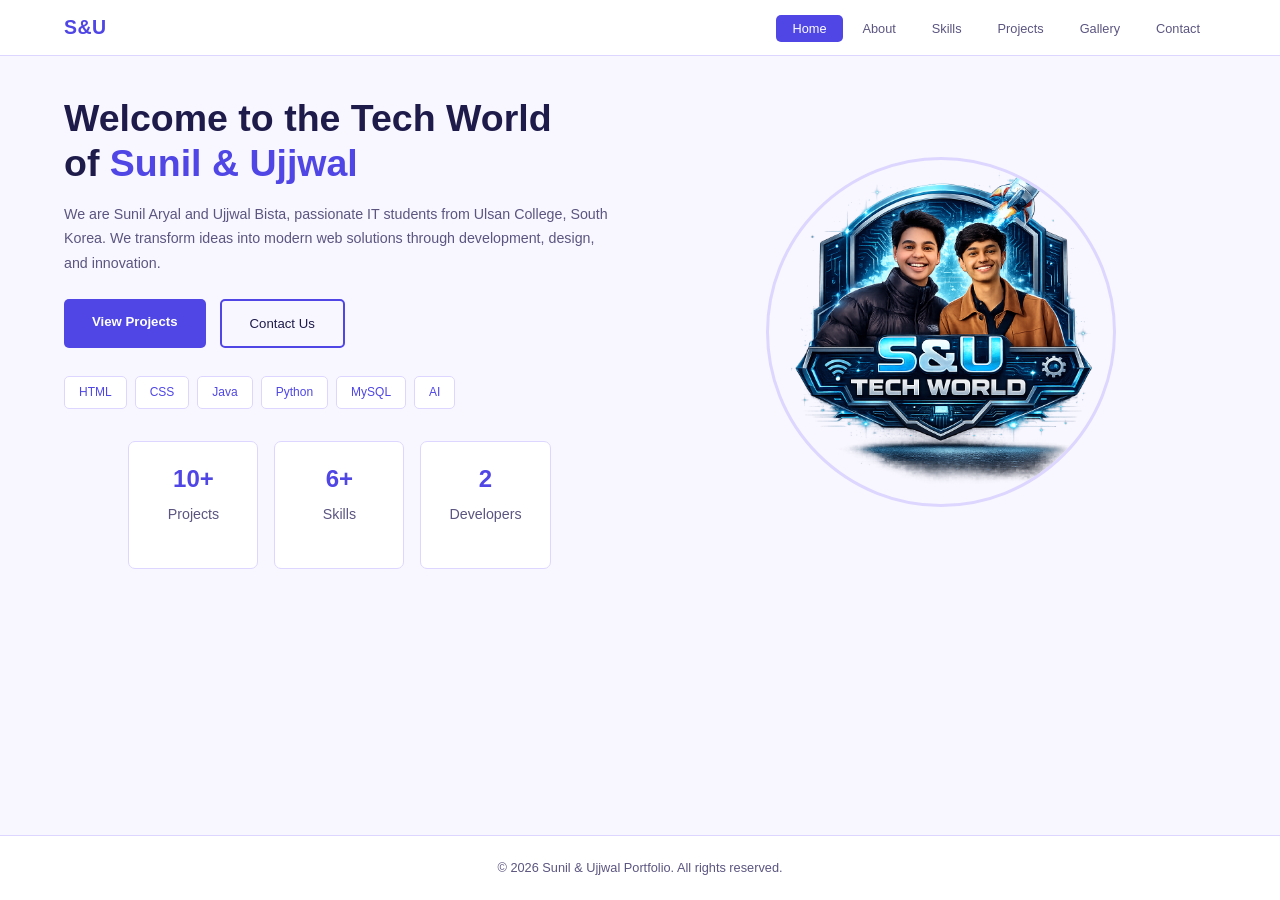
<file: index.html>
<!DOCTYPE html>
<html lang="en">
<head>
  <meta charset="UTF-8">
  <meta name="viewport" content="width=device-width, initial-scale=1.0">
  <title>Home - Sunil & Ujjwal Portfolio</title>
  <link rel="stylesheet" href="css/style.css">
</head>
<body>
  <header>
    <nav>
      <input type="checkbox" id="navToggle" class="nav-toggle-input">
      <div class="nav-header">
        <div class="logo">S&U</div>
        <div>
          <label for="navToggle" class="nav-toggle-label">
            <span></span><span></span><span></span>
          </label>
        </div>
      </div>
      <ul class="nav-links">
        <li><a href="index.html" class="active">Home</a></li>
        <li><a href="about.html">About</a></li>
        <li><a href="skills.html">Skills</a></li>
        <li><a href="projects.html">Projects</a></li>
        <li><a href="gallery.html">Gallery</a></li>
        <li><a href="contact.html">Contact</a></li>
      </ul>
    </nav>
  </header>

  <section class="hero">
    <div class="hero-content">
      <h1>
        Welcome to the Tech World<br>
        of <span>Sunil &amp; Ujjwal</span>
      </h1>
      <p>
        We are Sunil Aryal and Ujjwal Bista, passionate IT students from
        Ulsan College, South Korea. We transform ideas into modern web
        solutions through development, design, and innovation.
      </p>
      <div class="hero-buttons">
        <a href="projects.html" class="btn-primary">View Projects</a>
        <a href="contact.html" class="btn-secondary">Contact Us</a>
      </div>
      <div class="tech-stack">
        <span>HTML</span>
        <span>CSS</span>
        <span>Java</span>
        <span>Python</span>
        <span>MySQL</span>
        <span>AI</span>
      </div>
      <div class="stats-row">
        <div class="stat-box">
          <h3>10+</h3>
          <p>Projects</p>
        </div>
        <div class="stat-box">
          <h3>6+</h3>
          <p>Skills</p>
        </div>
        <div class="stat-box">
          <h3>2</h3>
          <p>Developers</p>
        </div>
      </div>
    </div>
    <div class="hero-image">
      <img src="Images/s&u.png" alt="Sunil & Ujjwal">
    </div>
  </section>

  <footer>
    <p>&copy; 2026 Sunil &amp; Ujjwal Portfolio. All rights reserved.</p>
  </footer>
</body>
</html>
</file>
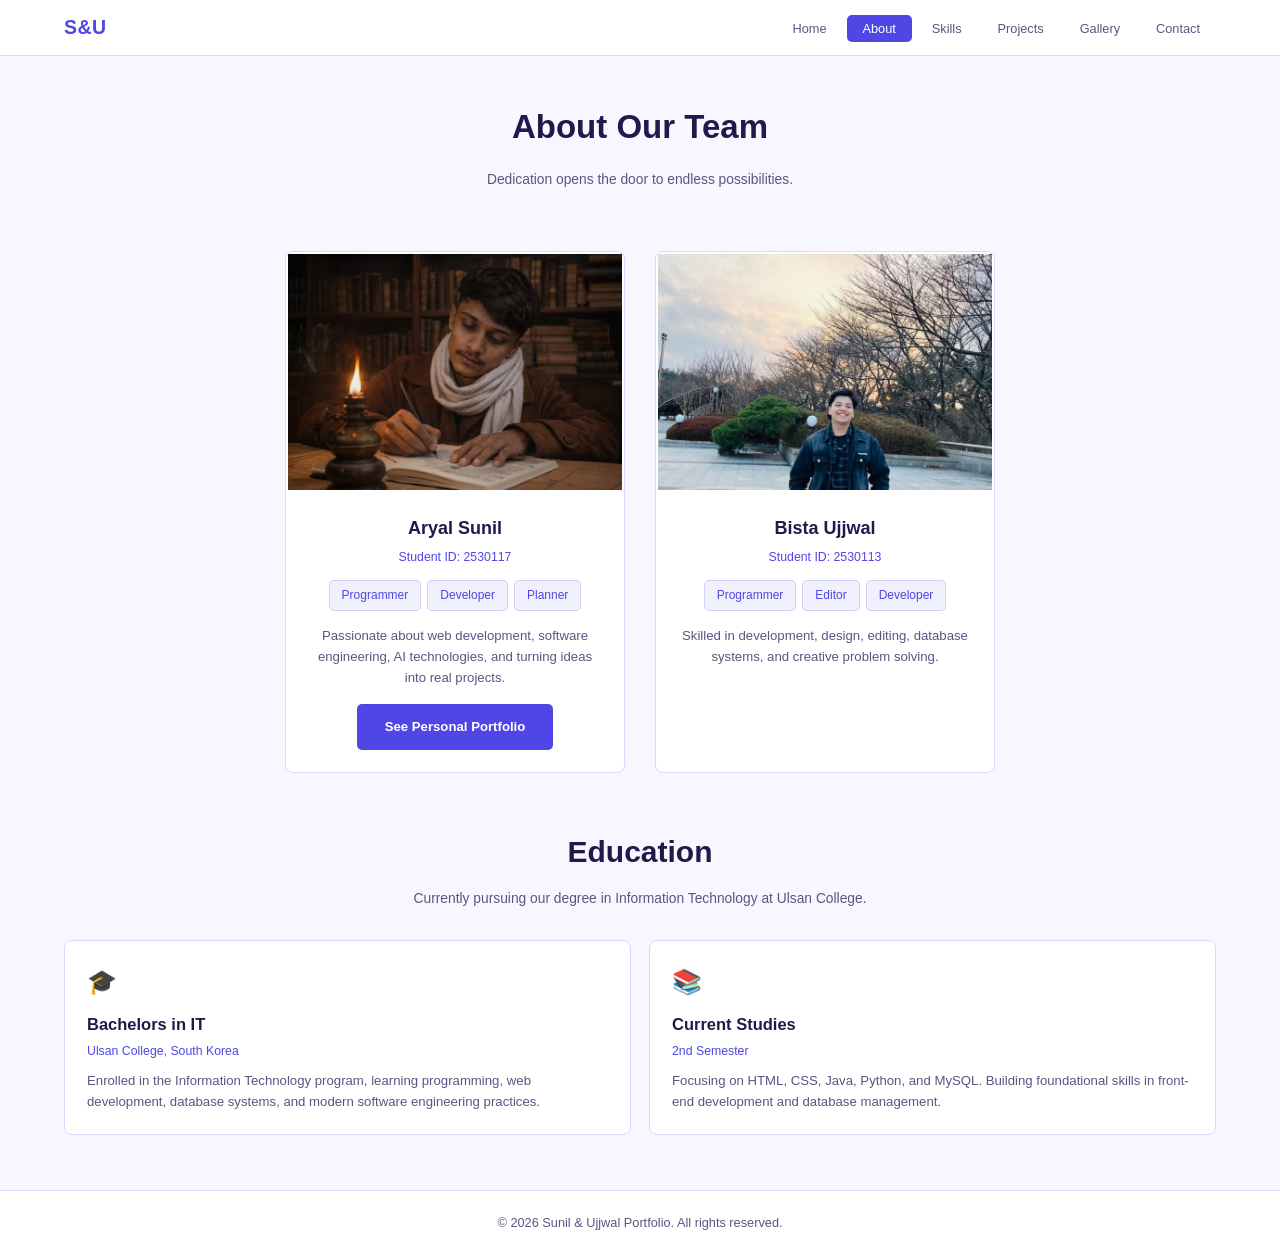
<file: about.html>
<!DOCTYPE html>
<html lang="en">
<head>
  <meta charset="UTF-8">
  <meta name="viewport" content="width=device-width, initial-scale=1.0">
  <title>About - Sunil & Ujjwal Portfolio</title>
  <link rel="stylesheet" href="css/style.css">
</head>
<body>
  <header>
    <nav>
      <input type="checkbox" id="navToggle" class="nav-toggle-input">
      <div class="nav-header">
        <div class="logo">S&U</div>
        <div>
          <label for="navToggle" class="nav-toggle-label">
            <span></span><span></span><span></span>
          </label>
        </div>
      </div>
      <ul class="nav-links">
        <li><a href="index.html">Home</a></li>
        <li><a href="about.html" class="active">About</a></li>
        <li><a href="skills.html">Skills</a></li>
        <li><a href="projects.html">Projects</a></li>
        <li><a href="gallery.html">Gallery</a></li>
        <li><a href="contact.html">Contact</a></li>
      </ul>
    </nav>
  </header>

  <section class="about-hero">
    <h1>About Our Team</h1>
    <p>
     Dedication opens the door to endless possibilities.
  </section>

  <section class="team-container">
    <div class="team-card">
      <div class="card-image">
        <img src="Images/sunil.png" alt="Sunil Aryal">
      </div>
      <div class="card-content">
        <h2>Aryal Sunil</h2>
        <span class="student-id">Student ID: 2530117</span>
        <div class="role-tags">
          <span>Programmer</span>
          <span>Developer</span>
          <span>Planner</span>
        </div>
        <p class="card-description">Passionate about web development, software engineering, AI technologies, and turning ideas into real projects.</p>
        <a href="https://rudralization.me" target="_blank" rel="noopener noreferrer" class="btn-primary" style="margin-top: 16px;">See Personal Portfolio</a>
      </div>
    </div>

    <div class="team-card">
      <div class="card-image">
        <img src="Images/ujjwal.png" alt="Ujjwal Bista">
      </div>
      <div class="card-content">
        <h2>Bista Ujjwal</h2>
        <span class="student-id">Student ID: 2530113</span>
        <div class="role-tags">
          <span>Programmer</span>
          <span>Editor</span>
          <span>Developer</span>
        </div>
        <p class="card-description">Skilled in development, design, editing, database systems, and creative problem solving.</p>
      </div>
    </div>
  </section>

  <section class="education-section">
    <h2 class="section-title">Education</h2>
    <p class="section-subtitle">Currently pursuing our degree in Information Technology at Ulsan College.</p>
    <div class="education-grid">
      <div class="edu-card">
        <span class="icon">🎓</span>
        <h3>Bachelors in IT</h3>
        <span class="institution">Ulsan College, South Korea</span>
        <p>Enrolled in the Information Technology program, learning programming, web development, database systems, and modern software engineering practices.</p>
      </div>
      <div class="edu-card">
        <span class="icon">📚</span>
        <h3>Current Studies</h3>
        <span class="institution">2nd Semester</span>
        <p>Focusing on HTML, CSS, Java, Python, and MySQL. Building foundational skills in front-end development and database management.</p>
      </div>
    </div>
  </section>

  <footer>
    <p>&copy; 2026 Sunil &amp; Ujjwal Portfolio. All rights reserved.</p>
  </footer>
</body>
</html>
</file>
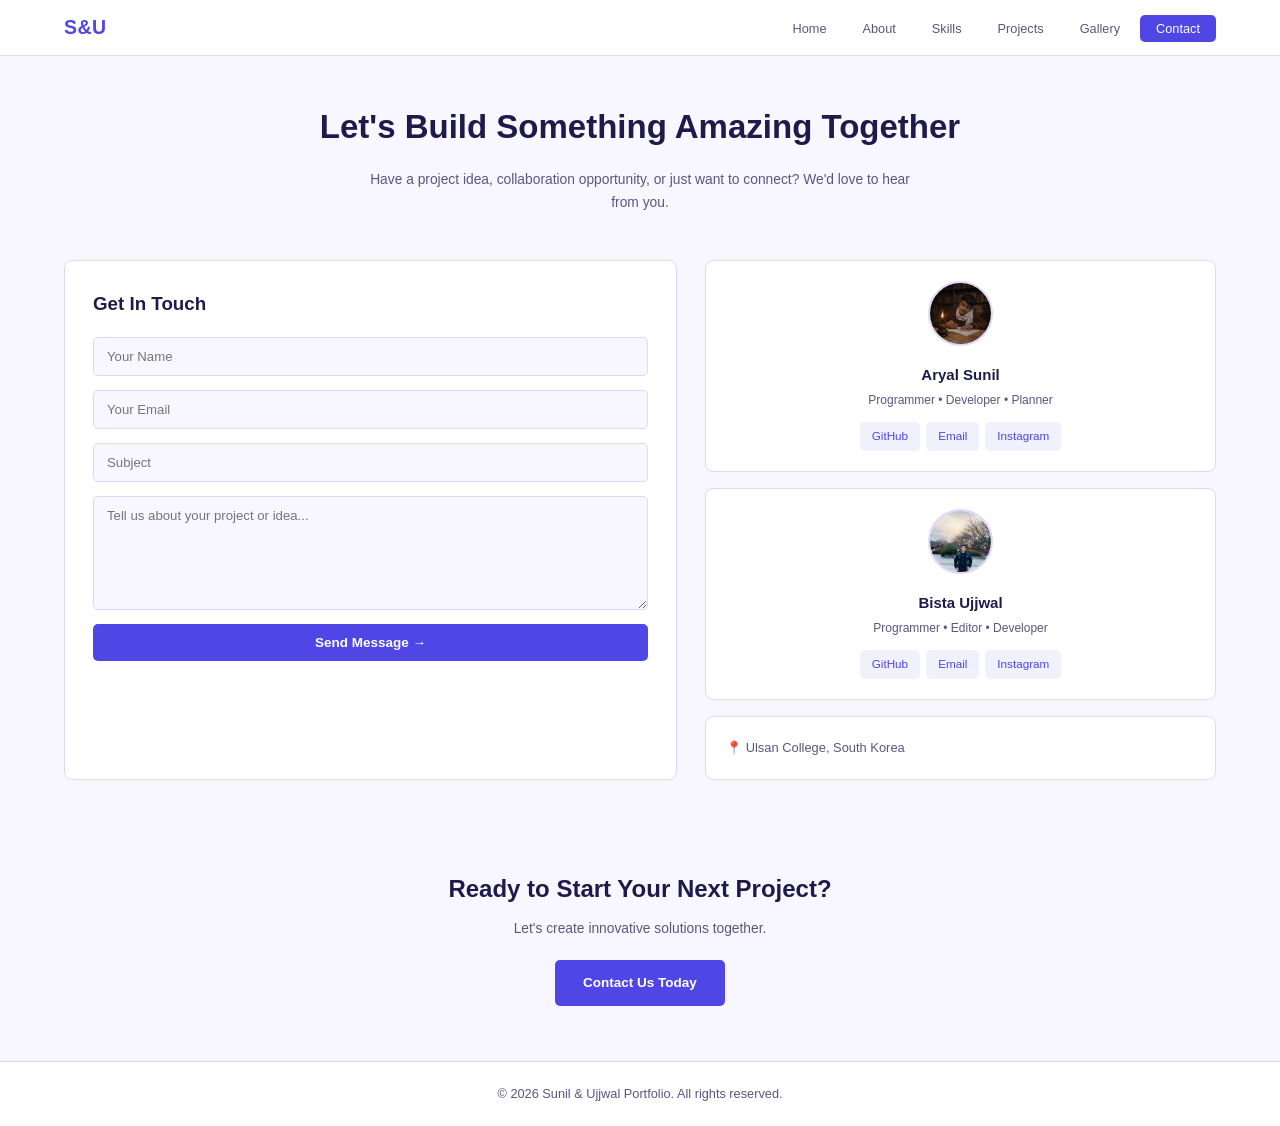
<file: contact.html>
<!DOCTYPE html>
<html lang="en">
<head>
  <meta charset="UTF-8">
  <meta name="viewport" content="width=device-width, initial-scale=1.0">
  <title>Contact - Sunil & Ujjwal Portfolio</title>
  <link rel="stylesheet" href="css/style.css">
</head>
<body>
  <header>
    <nav>
      <input type="checkbox" id="navToggle" class="nav-toggle-input">
      <div class="nav-header">
        <div class="logo">S&U</div>
        <div>
          <label for="navToggle" class="nav-toggle-label">
            <span></span><span></span><span></span>
          </label>
        </div>
      </div>
      <ul class="nav-links">
        <li><a href="index.html">Home</a></li>
        <li><a href="about.html">About</a></li>
        <li><a href="skills.html">Skills</a></li>
        <li><a href="projects.html">Projects</a></li>
        <li><a href="gallery.html">Gallery</a></li>
        <li><a href="contact.html" class="active">Contact</a></li>
      </ul>
    </nav>
  </header>

  <section class="contact-hero">
    <h1>Let's Build Something Amazing Together</h1>
    <p>
      Have a project idea, collaboration opportunity, or just want to
      connect? We'd love to hear from you.
    </p>
  </section>

  <section class="contact-container">
    <div class="contact-form">
      <h2>Get In Touch</h2>
      <form>
        <input type="text" name="name" placeholder="Your Name" required>
        <input type="email" name="email" placeholder="Your Email" required>
        <input type="text" name="subject" placeholder="Subject" required>
        <textarea name="message" rows="6" placeholder="Tell us about your project or idea..." required></textarea>
        <button type="submit">Send Message →</button>
      </form>
    </div>
    <div class="contact-info">
    
      <div class="profile-card">
        <img src="Images/sunil.png" alt="Sunil Aryal">
        <h3>Aryal Sunil</h3>
        <p>Programmer • Developer • Planner</p>
        <div class="social-links">
          <a href="https://github.com/rudralization" target="_blank" rel="noopener noreferrer">GitHub</a>
          <a href="mailto:aryalsunil44@gmail.com">Email</a>
          <a href="https://instagram.com/rudralization" target="_blank" rel="noopener noreferrer">Instagram</a>
        </div>
      </div>
      <div class="profile-card">
        <img src="Images/ujjwal.png" alt="Ujjwal Bista">
        <h3>Bista Ujjwal</h3>
        <p>Programmer • Editor • Developer</p>
        <div class="social-links">
          <a href="https://github.com/bista357" target="_blank" rel="noopener noreferrer">GitHub</a>
          <a href="mailto:bistaujjwal4@gmail.com">Email</a>
          <a href="https://instagram.com/bista_ujjwal" target="_blank" rel="noopener noreferrer">Instagram</a>
        </div>
        
      </div>
<div class="info-card">
        <p>
          📍  Ulsan College, South Korea
        </p>
      </div>
    </div>

  </section>

  <section class="contact-cta">
    <h2>Ready to Start Your Next Project?</h2>
    <p>Let's create innovative solutions together.</p>
    <a href="#" class="cta-btn">Contact Us Today</a>
  </section>

  <footer>
    <p>&copy; 2026 Sunil &amp; Ujjwal Portfolio. All rights reserved.</p>
  </footer>
</body>
</html>
</file>
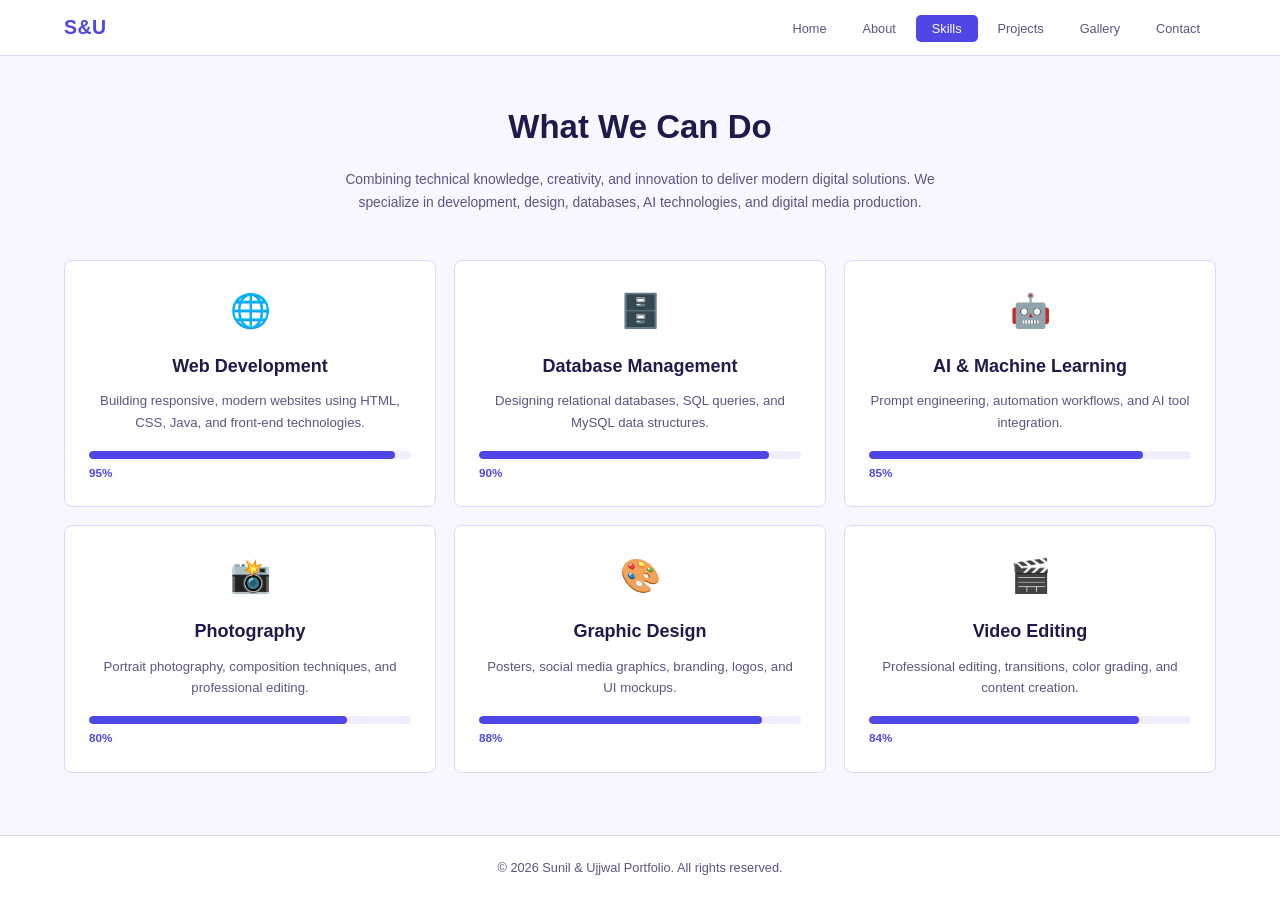
<file: skills.html>
<!DOCTYPE html>
<html lang="en">
<head>
  <meta charset="UTF-8">
  <meta name="viewport" content="width=device-width, initial-scale=1.0">
  <title>Skills - Sunil & Ujjwal Portfolio</title>
  <link rel="stylesheet" href="css/style.css">
</head>
<body>
  <header>
    <nav>
      <input type="checkbox" id="navToggle" class="nav-toggle-input">
      <div class="nav-header">
        <div class="logo">S&U</div>
        <div>
          <label for="navToggle" class="nav-toggle-label">
            <span></span><span></span><span></span>
          </label>
        </div>
      </div>
      <ul class="nav-links">
        <li><a href="index.html">Home</a></li>
        <li><a href="about.html">About</a></li>
        <li><a href="skills.html" class="active">Skills</a></li>
        <li><a href="projects.html">Projects</a></li>
        <li><a href="gallery.html">Gallery</a></li>
        <li><a href="contact.html">Contact</a></li>
      </ul>
    </nav>
  </header>

  <section class="skills-hero">
    <h1>What We Can Do</h1>
    <p>
      Combining technical knowledge, creativity, and innovation to
      deliver modern digital solutions. We specialize in development,
      design, databases, AI technologies, and digital media production.
    </p>
    
  </section>

  <section class="skills-section">
    <div class="skills-grid">
      <div class="skill-card">
        <span class="icon">🌐</span>
        <h3>Web Development</h3>
        <p>Building responsive, modern websites using HTML, CSS, Java, and front-end technologies.</p>
        <div class="skill-level">
          <div class="progress"><span style="width:95%"></span></div>
          <small>95%</small>
        </div>
      </div>
      <div class="skill-card">
        <span class="icon">🗄️</span>
        <h3>Database Management</h3>
        <p>Designing relational databases, SQL queries, and MySQL data structures.</p>
        <div class="skill-level">
          <div class="progress"><span style="width:90%"></span></div>
          <small>90%</small>
        </div>
      </div>
      <div class="skill-card">
        <span class="icon">🤖</span>
        <h3>AI &amp; Machine Learning</h3>
        <p>Prompt engineering, automation workflows, and AI tool integration.</p>
        <div class="skill-level">
          <div class="progress"><span style="width:85%"></span></div>
          <small>85%</small>
        </div>
      </div>
      <div class="skill-card">
        <span class="icon">📸</span>
        <h3>Photography</h3>
        <p>Portrait photography, composition techniques, and professional editing.</p>
        <div class="skill-level">
          <div class="progress"><span style="width:80%"></span></div>
          <small>80%</small>
        </div>
      </div>
      <div class="skill-card">
        <span class="icon">🎨</span>
        <h3>Graphic Design</h3>
        <p>Posters, social media graphics, branding, logos, and UI mockups.</p>
        <div class="skill-level">
          <div class="progress"><span style="width:88%"></span></div>
          <small>88%</small>
        </div>
      </div>
      <div class="skill-card">
        <span class="icon">🎬</span>
        <h3>Video Editing</h3>
        <p>Professional editing, transitions, color grading, and content creation.</p>
        <div class="skill-level">
          <div class="progress"><span style="width:84%"></span></div>
          <small>84%</small>
        </div>
      </div>
    </div>
  </section>

  <footer>
    <p>&copy; 2026 Sunil &amp; Ujjwal Portfolio. All rights reserved.</p>
  </footer>
</body>
</html>
</file>
<file: css/style.css>
* {
  margin: 0;
  padding: 0;
  box-sizing: border-box;
}

:root { --spring: cubic-bezier(0.34, 1.56, 0.64, 1); }
html { scroll-behavior: smooth; font-size: 15px; }

@keyframes fadeUp {
  from { opacity: 0; transform: translateY(18px); }
  to   { opacity: 1; transform: translateY(0); }
}

.team-card, .edu-card, .skill-card, .project-card,
.gallery-item, .stat-box, .info-card, .profile-card {
  animation: fadeUp 0.5s ease both;
}

.team-card:nth-child(1),
.edu-card:nth-child(1),
.skill-card:nth-child(1),
.project-card:nth-child(1),
.gallery-item:nth-child(1),
.stat-box:nth-child(1) { animation-delay: 0.05s; }

.team-card:nth-child(2),
.edu-card:nth-child(2),
.skill-card:nth-child(2),
.project-card:nth-child(2),
.gallery-item:nth-child(2),
.stat-box:nth-child(2) { animation-delay: 0.1s; }

.team-card:nth-child(3),
.edu-card:nth-child(3),
.skill-card:nth-child(3),
.project-card:nth-child(3),
.gallery-item:nth-child(3),
.stat-box:nth-child(3) { animation-delay: 0.15s; }

.team-card:nth-child(4),
.edu-card:nth-child(4),
.skill-card:nth-child(4),
.project-card:nth-child(4),
.gallery-item:nth-child(4) { animation-delay: 0.2s; }

.project-card:nth-child(5) { animation-delay: 0.25s; }
.project-card:nth-child(6) { animation-delay: 0.3s; }

.gallery-item:nth-child(5) { animation-delay: 0.25s; }
.gallery-item:nth-child(6) { animation-delay: 0.3s; }
.gallery-item:nth-child(7) { animation-delay: 0.35s; }
.gallery-item:nth-child(8) { animation-delay: 0.4s; }
.gallery-item:nth-child(9) { animation-delay: 0.45s; }
.gallery-item:nth-child(10) { animation-delay: 0.5s; }

body {
  font-family: -apple-system, BlinkMacSystemFont, 'SF Pro Display', 'SF Pro Text', 'Helvetica Neue', Helvetica, Arial, sans-serif;
  background: #f8f7ff;
  color: #1e1b4b;
  line-height: 1.6;
  min-height: 100vh;
  display: flex;
  flex-direction: column;
}

.stat-box, .team-card, .edu-card, .skill-card, .project-card,
.info-card, .profile-card, .btn-primary, .btn-secondary,
.cta-btn, .tech-stack span, .social-links a, .hero-image img,
.card-image img, .profile-card img,
.gallery-item, .nav-links a, .contact-form button,
.project-tags span {
  transition: transform 0.3s ease, box-shadow 0.3s ease, border-color 0.3s ease, background 0.3s ease, opacity 0.3s ease;
  backface-visibility: hidden;
}

img {
  transition: opacity 0.4s ease;
}

/* ─── Header & Nav ─── */
header {
  background: #fff;
  position: sticky;
  top: 0;
  z-index: 1000;
  border-bottom: 1px solid #ddd6fe;
}

nav {
  display: flex;
  justify-content: space-between;
  align-items: center;
  padding: 12px 5%;
  width: 100%;
}

.nav-header {
  display: flex;
  justify-content: space-between;
  align-items: center;
  width: 100%;
}

.logo {
  font-size: 1.3rem;
  font-weight: bold;
  color: #4f46e5;
  letter-spacing: 0.5px;
}

.nav-links {
  display: flex;
  list-style: none;
  gap: 4px;
}

.nav-links a {
  color: #5b5580;
  text-decoration: none;
  padding: 6px 16px;
  border-radius: 5px;
  font-size: 0.85rem;
  transition: color 0.25s ease, background 0.25s ease;
}

.nav-links a:hover,
.nav-links a.active {
  color: #fff;
  background: #4f46e5;
}

/* ─── Nav Toggle ─── */
.nav-toggle-input { display: none; }

.nav-toggle-label {
  display: none;
  cursor: pointer;
  padding: 6px;
}

.nav-toggle-label span {
  display: block;
  width: 22px;
  height: 2px;
  background: #1e1b4b;
  margin: 5px 0;
  border-radius: 2px;
}

/* ─── Footer ─── */
footer {
  text-align: center;
  padding: 22px 5%;
  background: #fff;
  border-top: 1px solid #ddd6fe;
  margin-top: auto;
}

footer p { color: #5b5580; font-size: 0.85rem; }

/* ─── Shared ─── */
.section-title {
  font-size: 2rem;
  margin-bottom: 12px;
  color: #1e1b4b;
}

.section-subtitle {
  max-width: 650px;
  margin: 0 auto;
  color: #5b5580;
  line-height: 1.6;
  font-size: 0.92rem;
}

.section-hero {
  text-align: center;
  padding: 45px 5% 30px;
}

.stats-row {
  display: flex;
  justify-content: center;
  gap: 16px;
  margin-top: 32px;
  flex-wrap: wrap;
}

.stat-box {
  min-width: 130px;
  padding: 18px 28px;
  border-radius: 7px;
  background: #fff;
  border: 1px solid #ddd6fe;
  text-align: center;
}

.stat-box:hover {
  transform: scale(1.06);
  box-shadow: 0 0 20px rgba(79, 70, 229, 0.2);
  border-color: #4f46e5;
}

.stat-box h3 {
  font-size: 1.6rem;
  color: #4f46e5;
  margin-bottom: 3px;
}

.stat-box p {
  color: #5b5580;
  font-size: 0.82rem;
}

/* ─── Home ─── */
.hero {
  display: flex;
  align-items: center;
  justify-content: space-between;
  gap: 50px;
  padding: 40px 5%;
  width: 100%;
}

.hero-content { flex: 1; }

.hero h1 {
  font-size: 2.5rem;
  line-height: 1.2;
  margin-bottom: 16px;
  color: #1e1b4b;
}

.hero h1 span { color: #4f46e5; }

.hero p {
  max-width: 550px;
  line-height: 1.7;
  color: #5b5580;
  font-size: 0.95rem;
  margin-bottom: 24px;
}

.hero-buttons {
  display: flex;
  gap: 14px;
  margin-bottom: 28px;
  flex-wrap: wrap;
}

.btn-primary {
  display: inline-block;
  padding: 12px 28px;
  background: #4f46e5;
  border-radius: 5px;
  text-decoration: none;
  color: #fff;
  font-weight: 600;
  font-size: 0.88rem;
}

.btn-primary:hover {
  transform: scale(1.06);
  box-shadow: 0 0 22px rgba(79, 70, 229, 0.35);
  background: #4338ca;
}

.btn-secondary {
  display: inline-block;
  padding: 12px 28px;
  border: 2px solid #4f46e5;
  border-radius: 5px;
  text-decoration: none;
  color: #1e1b4b;
  font-weight: 500;
  font-size: 0.88rem;
}

.btn-secondary:hover {
  transform: scale(1.06);
  box-shadow: 0 0 22px rgba(79, 70, 229, 0.2);
  background: rgba(79, 70, 229, 0.08);
}

.tech-stack {
  display: flex;
  flex-wrap: wrap;
  gap: 8px;
  margin-bottom: 30px;
}

.tech-stack span {
  padding: 6px 14px;
  background: #fff;
  border-radius: 5px;
  color: #4f46e5;
  font-size: 0.8rem;
  border: 1px solid #ddd6fe;
}

.tech-stack span:hover {
  transform: scale(1.09);
  box-shadow: 0 0 16px rgba(79, 70, 229, 0.2);
  border-color: #4f46e5;
}

.card-image {
  display: flex;
  align-items: center;
  justify-content: center;
}

.hero-image {
  flex: 1;
  display: flex;
  justify-content: center;
}

.hero-image img {
  width: 100%;
  max-width: 350px;
  aspect-ratio: 1;
  border-radius: 50%;
  object-fit: cover;
  border: 3px solid #ddd6fe;
}

.hero-image img:hover {
  transform: scale(1.06);
  box-shadow: 0 0 30px rgba(79, 70, 229, 0.3);
  border-color: #4f46e5;
}

/* ─── About ─── */
.about-hero {
  text-align: center;
  padding: 45px 5% 25px;
}

.about-hero h1 {
  font-size: 2.2rem;
  color: #1e1b4b;
  margin-bottom: 14px;
}

.about-hero p {
  max-width: 600px;
  margin: 0 auto;
  color: #5b5580;
  line-height: 1.7;
  font-size: 0.92rem;
}

.team-container {
  display: flex;
  justify-content: center;
  gap: 30px;
  flex-wrap: wrap;
  padding: 35px 5% 45px;
  width: 100%;
}

.team-card {
  width: 340px;
  overflow: hidden;
  background: #fff;
  border: 1px solid #ddd6fe;
  border-radius: 8px;
  text-align: center;
}

.team-card:hover {
  transform: scale(1.04);
  box-shadow: 0 0 24px rgba(79, 70, 229, 0.2);
  border-color: #4f46e5;
}

.card-image { height: 240px; overflow: hidden; }

.card-image img {
  width: 100%;
  height: 100%;
  object-fit: cover;
  border: 2px solid transparent;
}

.card-content { padding: 22px; }

.card-content h2 {
  color: #1e1b4b;
  margin-bottom: 5px;
  font-size: 1.2rem;
}

.student-id {
  color: #4f46e5;
  margin-bottom: 12px;
  display: block;
  font-size: 0.82rem;
}

.role-tags {
  display: flex;
  justify-content: center;
  flex-wrap: wrap;
  gap: 6px;
  margin-bottom: 14px;
}

.role-tags span {
  padding: 5px 12px;
  border-radius: 5px;
  background: rgba(79, 70, 229, 0.08);
  border: 1px solid rgba(79, 70, 229, 0.2);
  color: #4f46e5;
  font-size: 0.8rem;
}

.card-description {
  color: #5b5580;
  line-height: 1.6;
  font-size: 0.88rem;
}

/* ─── Education ─── */
.education-section {
  padding: 10px 5% 55px;
  text-align: center;
  width: 100%;
}

.education-grid {
  display: grid;
  grid-template-columns: repeat(auto-fit, minmax(280px, 1fr));
  gap: 18px;
  margin-top: 30px;
}

.edu-card {
  padding: 22px;
  border-radius: 8px;
  background: #fff;
  border: 1px solid #ddd6fe;
  text-align: left;
}

.edu-card:hover {
  transform: scale(1.04);
  box-shadow: 0 0 20px rgba(79, 70, 229, 0.2);
  border-color: #4f46e5;
}

.edu-card .icon { font-size: 1.6rem; margin-bottom: 10px; display: block; }

.edu-card h3 {
  color: #1e1b4b;
  font-size: 1.1rem;
  margin-bottom: 5px;
}

.edu-card .institution {
  color: #4f46e5;
  font-size: 0.82rem;
  margin-bottom: 8px;
  display: block;
}

.edu-card p {
  color: #5b5580;
  font-size: 0.88rem;
  line-height: 1.6;
}

/* ─── Skills ─── */
.skills-hero {
  text-align: center;
  padding: 45px 5% 25px;
}

.skills-hero h1 {
  font-size: 2.2rem;
  color: #1e1b4b;
  margin-bottom: 14px;
}

.skills-hero p {
  max-width: 650px;
  margin: 0 auto;
  color: #5b5580;
  line-height: 1.7;
  font-size: 0.92rem;
}

.skills-section {
  padding: 20px 5% 55px;
  width: 100%;
}

.skills-grid {
  display: grid;
  grid-template-columns: repeat(auto-fit, minmax(280px, 1fr));
  gap: 18px;
}

.skill-card {
  background: #fff;
  border: 1px solid #ddd6fe;
  border-radius: 8px;
  padding: 24px;
  text-align: center;
}

.skill-card:hover {
  transform: scale(1.04);
  box-shadow: 0 0 20px rgba(79, 70, 229, 0.2);
  border-color: #4f46e5;
}

.skill-card .icon { font-size: 2.2rem; margin-bottom: 14px; display: block; }

.skill-card h3 {
  color: #1e1b4b;
  margin-bottom: 10px;
  font-size: 1.2rem;
}

.skill-card p {
  color: #5b5580;
  line-height: 1.6;
  margin-bottom: 18px;
  font-size: 0.88rem;
}

.skill-level { text-align: left; }

.progress {
  height: 8px;
  background: #f0edff;
  border-radius: 4px;
  overflow: hidden;
}

.progress span {
  display: block;
  height: 100%;
  background: #4f46e5;
  border-radius: 4px;
  transition: width 0.8s ease;
}

.skill-card:hover .progress span {
  filter: brightness(1.1);
}

.skill-level small {
  display: block;
  margin-top: 5px;
  color: #4f46e5;
  font-weight: 600;
  font-size: 0.78rem;
}

/* ─── Projects ─── */
.projects-hero {
  text-align: center;
  padding: 45px 5% 25px;
}

.projects-hero h1 {
  font-size: 2.2rem;
  color: #1e1b4b;
  margin-bottom: 14px;
}

.projects-hero p {
  max-width: 650px;
  margin: 0 auto;
  color: #5b5580;
  line-height: 1.7;
  font-size: 0.92rem;
}

.projects-section {
  padding: 20px 5% 60px;
  width: 100%;
}

.projects-grid {
  display: grid;
  grid-template-columns: repeat(auto-fit, minmax(320px, 1fr));
  gap: 28px;
}

.project-card {
  background: #fff;
  border-radius: 14px;
  overflow: hidden;
  box-shadow: 0 4px 16px rgba(0, 0, 0, 0.05);
  border: 1px solid #eee9fe;
  display: flex;
  flex-direction: column;
  transition: transform 0.4s var(--spring), box-shadow 0.4s ease, border-color 0.3s ease;
  position: relative;
}

.project-card:hover {
  transform: translateY(-14px) scale(1.04);
  box-shadow: 0 28px 56px rgba(79, 70, 229, 0.18);
  border-color: #c7bfff;
}

.card-accent {
  height: 0;
}

.project-preview {
  height: 200px;
  overflow: hidden;
  margin: 16px 16px 0;
  border-radius: 10px;
  position: relative;
}

.project-preview img {
  width: 100%;
  height: 100%;
  object-fit: cover;
  transition: transform 0.5s var(--spring);
}

.live-preview {
  width: 100%;
  height: 100%;
  border: none;
}

.project-card:hover .project-preview img {
  transform: scale(1.08);
}

.project-info {
  padding: 18px 20px 20px;
  flex: 1;
  display: flex;
  flex-direction: column;
}

.project-info h3 {
  color: #1e1b4b;
  font-size: 1.2rem;
  font-weight: 700;
  margin-bottom: 8px;
  position: relative;
  display: inline-block;
}

.project-info h3::after {
  content: '';
  position: absolute;
  bottom: -2px;
  left: 0;
  width: 28px;
  height: 3px;
  background: linear-gradient(90deg, #4f46e5, #a78bfa);
  border-radius: 2px;
}

.project-info p {
  color: #5b5580;
  font-size: 0.88rem;
  line-height: 1.7;
  margin: 10px 0 14px;
  flex: 1;
}

.project-tags {
  display: flex;
  gap: 6px;
  flex-wrap: wrap;
  margin-bottom: 16px;
}

.project-tags span {
  padding: 4px 10px;
  border-radius: 5px;
  font-size: 0.75rem;
  font-weight: 600;
  color: #4f46e5;
  background: #f0edff;
  border: 1px solid #ddd6fe;
  transition: background 0.25s ease, transform 0.3s var(--spring), border-color 0.25s ease;
}

.project-tags span:hover {
  background: #4f46e5;
  color: #fff;
  border-color: #4f46e5;
  transform: translateY(-2px);
}

.project-links {
  display: flex;
  gap: 10px;
  flex-wrap: wrap;
}

.project-link {
  display: inline-flex;
  align-items: center;
  gap: 6px;
  padding: 8px 16px;
  border-radius: 8px;
  font-size: 0.82rem;
  font-weight: 600;
  text-decoration: none;
  color: #1e1b4b;
  background: #f5f3ff;
  border: 1px solid #ddd6fe;
  transition: background 0.25s ease, transform 0.3s var(--spring), box-shadow 0.3s ease, color 0.25s ease;
}

.project-link i {
  font-size: 0.9rem;
}

.project-link:hover {
  background: #4f46e5;
  color: #fff;
  border-color: #4f46e5;
  transform: translateY(-2px);
  box-shadow: 0 4px 12px rgba(79, 70, 229, 0.25);
}

.project-link.live {
  background: #4f46e5;
  color: #fff;
  border-color: #4f46e5;
}

.project-link.live:hover {
  background: #4338ca;
  box-shadow: 0 4px 14px rgba(79, 70, 229, 0.35);
}

/* ─── Contact ─── */
.contact-hero {
  text-align: center;
  padding: 45px 5% 25px;
}

.contact-hero h1 {
  font-size: 2.2rem;
  color: #1e1b4b;
  margin-bottom: 14px;
}

.contact-hero p {
  max-width: 550px;
  margin: 0 auto;
  color: #5b5580;
  line-height: 1.7;
  font-size: 0.92rem;
}

.contact-container {
  display: grid;
  grid-template-columns: 1.2fr 1fr;
  gap: 28px;
  padding: 20px 5% 55px;
  width: 100%;
}

.contact-form {
  background: #fff;
  border: 1px solid #ddd6fe;
  border-radius: 8px;
  padding: 28px;
}

.contact-form h2 {
  color: #1e1b4b;
  margin-bottom: 18px;
  font-size: 1.25rem;
}

.contact-form form { display: flex; flex-direction: column; gap: 14px; }

.contact-form input,
.contact-form textarea {
  padding: 11px 13px;
  border: 1px solid #ddd6fe;
  border-radius: 5px;
  background: #f8f7ff;
  color: #1e1b4b;
  font-family: inherit;
  font-size: 0.88rem;
  outline: none;
  transition: border-color 0.25s ease, box-shadow 0.25s ease, background 0.25s ease;
}

.contact-form input:focus,
.contact-form textarea:focus {
  border-color: #4f46e5;
  box-shadow: 0 0 0 3px rgba(79, 70, 229, 0.12);
  background: #fff;
}

.contact-form textarea { resize: vertical; min-height: 90px; }

.contact-form button {
  padding: 11px;
  border: none;
  border-radius: 5px;
  background: #4f46e5;
  color: #fff;
  font-weight: 600;
  cursor: pointer;
  font-size: 0.9rem;
  font-family: inherit;
}

.contact-form button:hover {
  transform: scale(1.04);
  box-shadow: 0 0 20px rgba(79, 70, 229, 0.35);
  background: #4338ca;
}

.contact-info { display: flex; flex-direction: column; gap: 16px; }

.info-card {
  background: #fff;
  border: 1px solid #ddd6fe;
  border-radius: 8px;
  padding: 20px;
}

.info-card:hover {
  transform: scale(1.04);
  box-shadow: 0 0 18px rgba(79, 70, 229, 0.18);
  border-color: #4f46e5;
}

.info-card h3 {
  color: #4f46e5;
  margin-bottom: 5px;
  font-size: 1rem;
}

.info-card p {
  color: #5b5580;
  line-height: 1.7;
  font-size: 0.86rem;
}

.profile-card {
  background: #fff;
  border: 1px solid #ddd6fe;
  border-radius: 8px;
  padding: 20px;
  text-align: center;
}

.profile-card:hover {
  transform: scale(1.04);
  box-shadow: 0 0 18px rgba(79, 70, 229, 0.18);
  border-color: #4f46e5;
}

.profile-card img {
  width: 65px;
  height: 65px;
  border-radius: 50%;
  object-fit: cover;
  margin-bottom: 10px;
  border: 2px solid rgba(79, 70, 229, 0.2);
}

.profile-card h3 {
  color: #1e1b4b;
  margin-bottom: 4px;
  font-size: 1rem;
}

.profile-card p {
  color: #5b5580;
  margin-bottom: 12px;
  font-size: 0.8rem;
}

.social-links {
  display: flex;
  flex-wrap: wrap;
  justify-content: center;
  gap: 6px;
}

.social-links a {
  text-decoration: none;
  color: #4f46e5;
  padding: 5px 12px;
  border-radius: 5px;
  background: rgba(79, 70, 229, 0.08);
  font-size: 0.78rem;
}

.social-links a:hover {
  transform: scale(1.12);
  box-shadow: 0 0 16px rgba(79, 70, 229, 0.3);
  background: #4f46e5;
  color: #fff;
}

.contact-cta {
  text-align: center;
  padding: 35px 5% 55px;
}

.contact-cta h2 {
  color: #1e1b4b;
  font-size: 1.6rem;
  margin-bottom: 10px;
}

.contact-cta p {
  color: #5b5580;
  margin-bottom: 20px;
  font-size: 0.92rem;
}

.cta-btn {
  display: inline-block;
  padding: 12px 28px;
  border-radius: 5px;
  text-decoration: none;
  color: #fff;
  font-weight: 600;
  background: #4f46e5;
  font-size: 0.9rem;
}

.cta-btn:hover {
  transform: scale(1.06);
  box-shadow: 0 0 22px rgba(79, 70, 229, 0.35);
  background: #4338ca;
}

/* ─── Gallery ─── */
.gallery-hero {
  text-align: center;
  padding: 45px 5% 25px;
}

.gallery-hero h1 {
  font-size: 2.2rem;
  color: #1e1b4b;
  margin-bottom: 14px;
}

.gallery-hero p {
  max-width: 600px;
  margin: 0 auto;
  color: #5b5580;
  line-height: 1.7;
  font-size: 0.92rem;
}

.gallery-section {
  padding: 10px 5% 55px;
  width: 100%;
}

.gallery-grid {
  display: grid;
  grid-template-columns: repeat(5, 1fr);
  gap: 16px;
  max-width: 1200px;
  margin: 0 auto;
}

.gallery-item {
  overflow: hidden;
  border-radius: 8px;
  background: #fff;
  border: 1px solid #ddd6fe;
  transition: transform 0.4s var(--spring), box-shadow 0.4s ease, border-color 0.3s ease;
}

.gallery-item:hover {
  transform: scale(1.04);
  box-shadow: 0 0 24px rgba(79, 70, 229, 0.2);
  border-color: #4f46e5;
}

.gallery-item img {
  width: 100%;
  height: 200px;
  object-fit: cover;
  display: block;
  transition: transform 0.5s var(--spring);
}

.gallery-item:hover img {
  transform: scale(1.08);
}

.gallery-name {
  text-align: center;
  padding: 10px;
  font-size: 0.95rem;
  font-weight: 600;
  color: #1e1b4b;
}

@media (max-width: 820px) {
  .gallery-grid {
    grid-template-columns: repeat(2, 1fr);
  }
}

@media (max-width: 480px) {
  .gallery-grid {
    grid-template-columns: 1fr;
  }
  .gallery-item img {
    height: 220px;
  }
}

/* ─── Responsive ─── */

@media (max-width: 820px) {
  .hero {
    flex-direction: column;
    text-align: center;
    padding: 35px 5%;
  }
  .hero p { margin: 0 auto 22px; }
  .hero-buttons,
  .tech-stack { justify-content: center; }
  .hero-image { order: -1; margin-bottom: 10px; }
  .hero-image img { max-width: 240px; }
  .hero h1 { font-size: 1.8rem; }
  .contact-container { grid-template-columns: 1fr; }
}

@media (max-width: 768px) {
  nav { flex-wrap: wrap; padding: 10px 5%; }
  .nav-header { width: 100%; display: flex; justify-content: space-between; align-items: center; }
  .nav-toggle-label { display: block; }
  .nav-links {
    flex-direction: column;
    align-items: center;
    width: 100%;
    max-height: 0;
    padding: 0;
    gap: 4px;
    opacity: 0;
    overflow: hidden;
    transition: max-height 0.35s ease, opacity 0.3s ease, padding 0.3s ease;
  }
  .nav-toggle-input:checked ~ .nav-links {
    max-height: 400px;
    opacity: 1;
    padding: 16px 0 8px;
  }
  .nav-links a { width: 100%; text-align: center; padding: 10px; }
  .section-title,
  .about-hero h1,
  .skills-hero h1,
  .projects-hero h1,
  .contact-hero h1 { font-size: 1.6rem; }
  .hero h1 { font-size: 1.6rem; }
  .team-card { width: 100%; max-width: 380px; }
  .skills-grid,
  .education-grid { grid-template-columns: 1fr; }
  .projects-grid {
    grid-template-columns: 1fr;
    gap: 24px;
  }
}

@media (max-width: 480px) {
  .section-hero,
  .about-hero,
  .skills-hero,
  .projects-hero,
  .contact-hero { padding: 35px 5% 20px; }
  .hero { padding: 25px 5%; }
  .hero-image img { max-width: 190px; }
  .hero h1 { font-size: 1.4rem; }
  .hero p { font-size: 0.88rem; }
  .btn-primary,
  .btn-secondary { width: 100%; text-align: center; padding: 11px 22px; }
  .stats-row { gap: 10px; }
  .stat-box { min-width: 100px; padding: 14px 18px; }
  .stat-box h3 { font-size: 1.3rem; }
  .contact-form { padding: 18px; }
  .card-image { height: 200px; }
}
</file>
